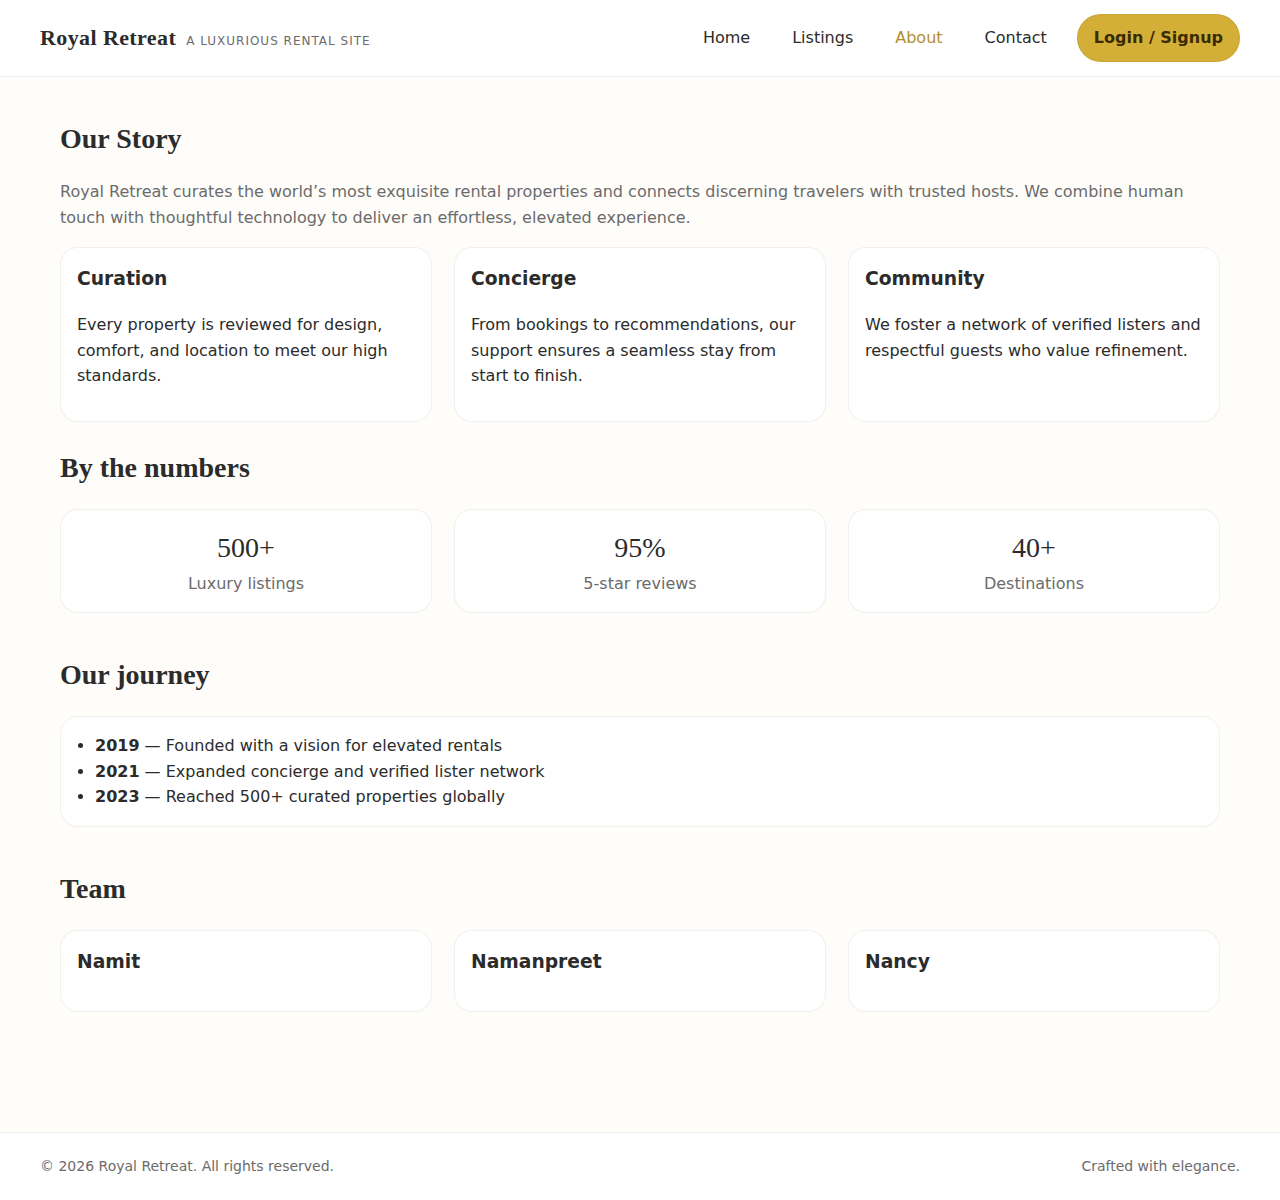
<file: about.html>
<!DOCTYPE html>
<html lang="en">
  <head>
    <meta charset="UTF-8" />
    <meta name="viewport" content="width=device-width, initial-scale=1.0" />
    <title>About Us • Royal Retreat</title>
    <link rel="stylesheet" href="styles.css" />
  </head>
  <body>
    <header class="navbar">
      <div class="container nav-inner">
        <div class="nav-left">
          <a href="index.html" class="brand" aria-label="Royal Retreat Home">
            <span class="brand-title">Royal Retreat</span>
            <span class="brand-sub">A Luxurious Rental Site</span>
          </a>
          <button class="nav-toggle" aria-label="Menu" aria-expanded="false">
            <span></span>
          </button>
        </div>
        <nav class="nav-links" aria-label="Primary">
          <a class="nav-link" href="index.html">Home</a>
          <a class="nav-link" href="listings.html">Listings</a>
          <a class="nav-link" href="about.html">About</a>
          <a class="nav-link" href="contact.html">Contact</a>
          <a class="nav-link nav-cta" href="auth.html">Login / Signup</a>
        </nav>
      </div>
    </header>

    <main class="section">
      <div class="container">
        <h1 class="section-title">Our Story</h1>
        <p class="muted">
          Royal Retreat curates the world’s most exquisite rental properties and
          connects discerning travelers with trusted hosts. We combine human
          touch with thoughtful technology to deliver an effortless, elevated
          experience.
        </p>
        <div class="grid" style="margin-top: 16px">
          <div class="card" style="padding: 16px">
            <h3 style="margin-top: 0">Curation</h3>
            <p>
              Every property is reviewed for design, comfort, and location to
              meet our high standards.
            </p>
          </div>
          <div class="card" style="padding: 16px">
            <h3 style="margin-top: 0">Concierge</h3>
            <p>
              From bookings to recommendations, our support ensures a seamless
              stay from start to finish.
            </p>
          </div>
          <div class="card" style="padding: 16px">
            <h3 style="margin-top: 0">Community</h3>
            <p>
              We foster a network of verified listers and respectful guests who
              value refinement.
            </p>
          </div>
        </div>

        <section class="section" style="padding-top: 24px">
          <h2 class="section-title">By the numbers</h2>
          <div class="grid">
            <div class="card" style="padding: 16px; text-align: center">
              <div class="section-title" style="margin: 0">500+</div>
              <div class="muted">Luxury listings</div>
            </div>
            <div class="card" style="padding: 16px; text-align: center">
              <div class="section-title" style="margin: 0">95%</div>
              <div class="muted">5-star reviews</div>
            </div>
            <div class="card" style="padding: 16px; text-align: center">
              <div class="section-title" style="margin: 0">40+</div>
              <div class="muted">Destinations</div>
            </div>
          </div>
        </section>

        <section class="section" style="padding-top: 0">
          <h2 class="section-title">Our journey</h2>
          <div class="card" style="padding: 16px">
            <ul style="margin: 0; padding-left: 18px">
              <li>
                <strong>2019</strong> — Founded with a vision for elevated
                rentals
              </li>
              <li>
                <strong>2021</strong> — Expanded concierge and verified lister
                network
              </li>
              <li>
                <strong>2023</strong> — Reached 500+ curated properties globally
              </li>
            </ul>
          </div>
        </section>

        <section class="section" style="padding-top: 0">
          <h2 class="section-title">Team</h2>
          <div class="grid">
            <div class="card" style="padding: 16px">
              <h3 style="margin-top: 0">Namit</h3>
              <!-- <p class="muted">Founder & CEO</p>
              <p>
                Hospitality leader with a passion for design and guest
                experience.
              </p> -->
            </div>
            <div class="card" style="padding: 16px">
              <h3 style="margin-top: 0">Namanpreet</h3>
              <!-- <p class="muted">Head of Curation</p>
              <p>
                Architect turned curator, ensuring our portfolio meets exacting
                standards.
              </p> -->
            </div>
            <div class="card" style="padding: 16px">
              <h3 style="margin-top: 0">Nancy</h3>
              <!-- <p class="muted">Guest Services Lead</p>
              <p>
                Obsessed with details, elevating every step of your journey.
              </p> -->
            </div>
          </div>
        </section>
      </div>
    </main>

    <footer class="footer">
      <div class="container footer-inner">
        <div>© <span id="year"></span> Royal Retreat. All rights reserved.</div>
        <div>Crafted with elegance.</div>
      </div>
    </footer>

    <script src="script.js"></script>
    <script>
      document.getElementById("year").textContent = new Date().getFullYear();
    </script>
  </body>
</html>
</file>
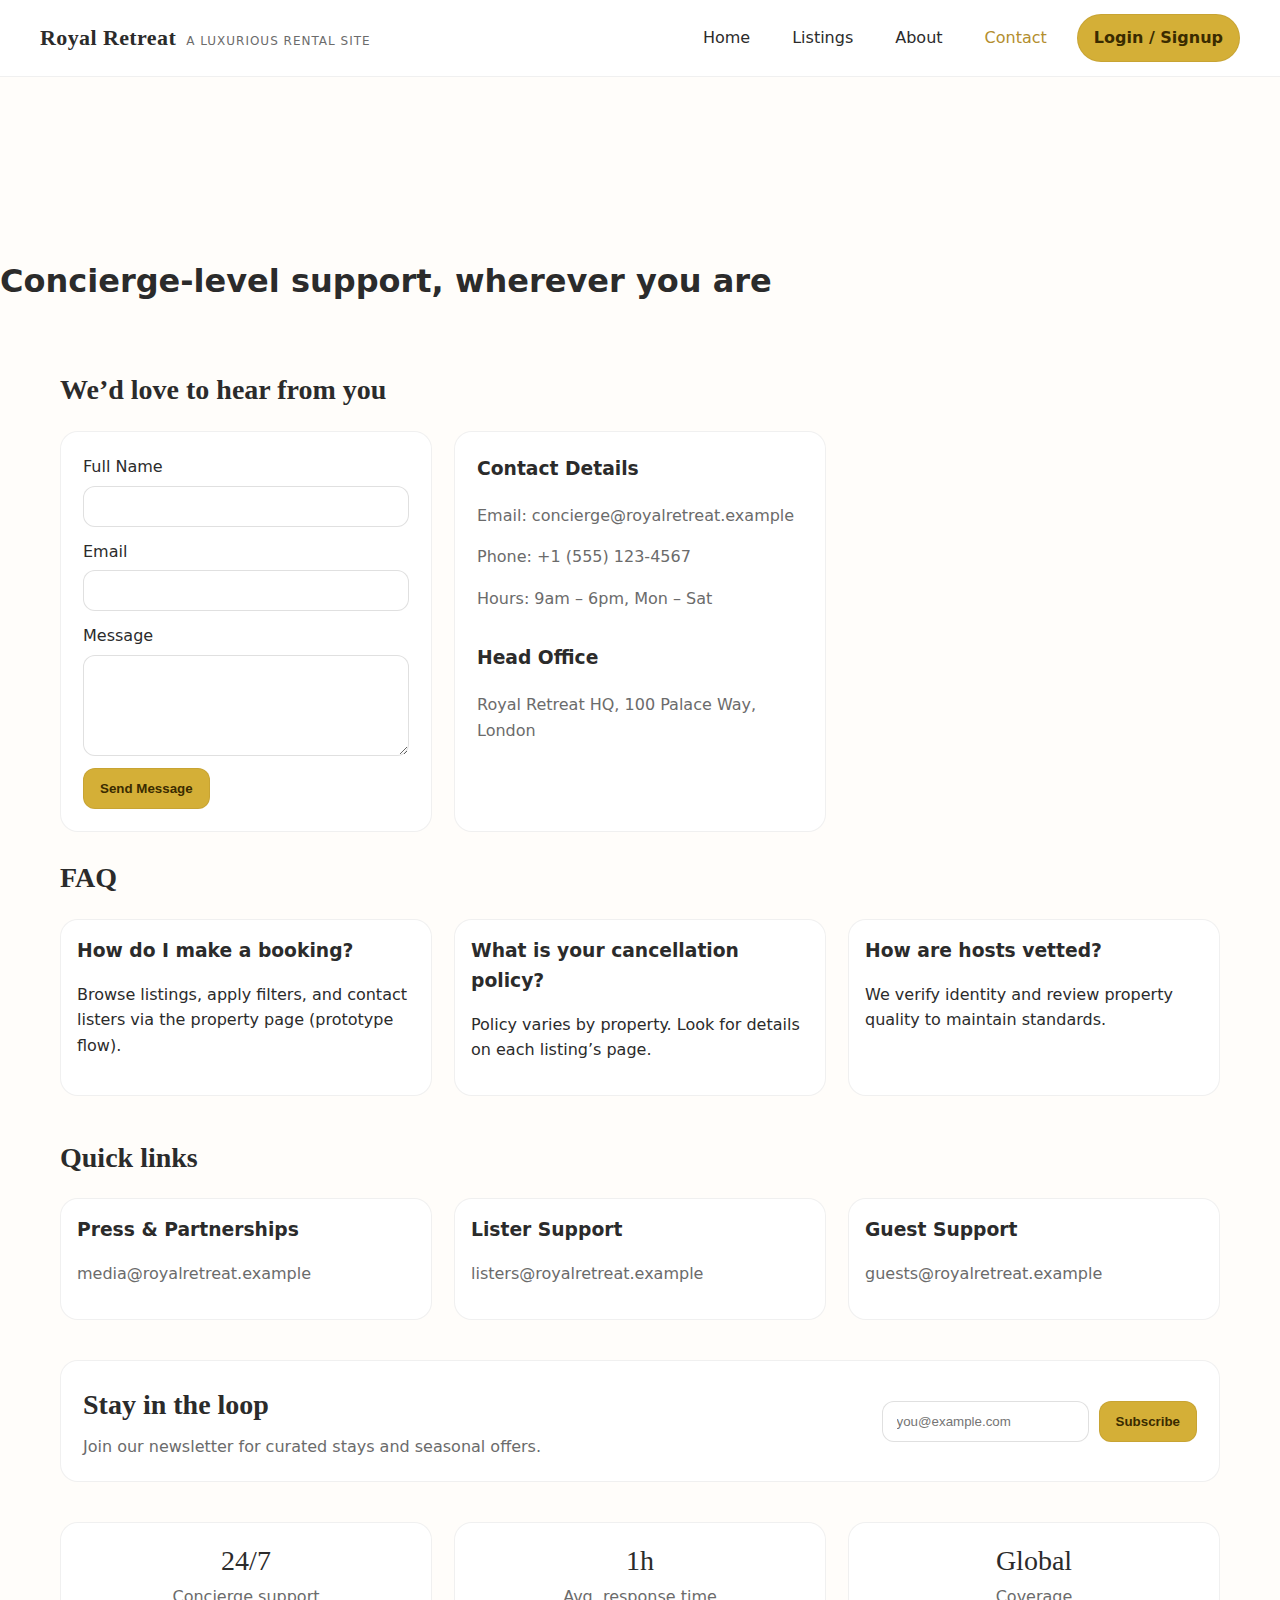
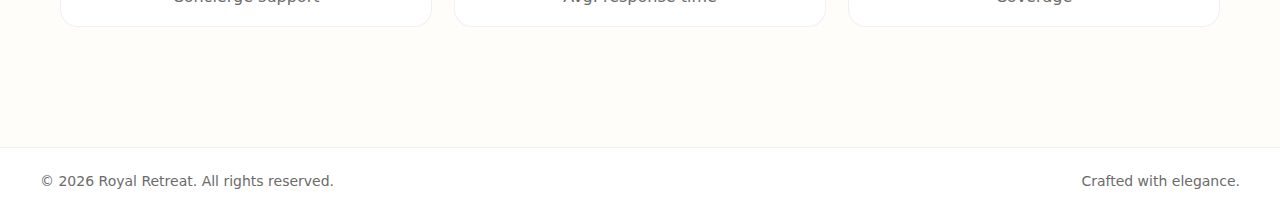
<file: contact.html>
<!DOCTYPE html>
<html lang="en">
  <head>
    <meta charset="UTF-8" />
    <meta name="viewport" content="width=device-width, initial-scale=1.0" />
    <title>Contact Us • Royal Retreat</title>
    <link rel="stylesheet" href="styles.css" />
  </head>
  <body>
    <header class="navbar">
      <div class="container nav-inner">
        <a href="index.html" class="brand" aria-label="Royal Retreat Home">
          <span class="brand-title">Royal Retreat</span>
          <span class="brand-sub">A Luxurious Rental Site</span>
        </a>
        <nav class="nav-links" aria-label="Primary">
          <a class="nav-link" href="index.html">Home</a>
          <a class="nav-link" href="listings.html">Listings</a>
          <a class="nav-link" href="about.html">About</a>
          <a class="nav-link" href="contact.html">Contact</a>
          <a class="nav-link nav-cta" href="auth.html">Login / Signup</a>
        </nav>
      </div>
    </header>

    <main>
      <section class="video-hero">
        <div class="video-wrap">
          <video
            autoplay
            muted
            loop
            playsinline
            poster="https://images.unsplash.com/photo-1505691723518-36a5ac3b2d52?q=80&w=1600&auto=format&fit=crop"
          >
            <source
              src="https://cdn.coverr.co/videos/coverr-luxury-hotel-lobby-7845/1080p.mp4"
              type="video/mp4"
            />
          </video>
          <div class="overlay"></div>
          <div class="headline">
            <h1>Concierge-level support, wherever you are</h1>
          </div>
        </div>
      </section>
      <section class="section">
        <div class="container">
          <h1 class="section-title">We’d love to hear from you</h1>
          <div class="grid">
            <section class="form-card">
              <form id="contact-form">
                <div class="field">
                  <label class="label">Full Name</label>
                  <input type="text" class="input" required />
                </div>
                <div class="field">
                  <label class="label">Email</label>
                  <input type="email" class="input" required />
                </div>
                <div class="field">
                  <label class="label">Message</label>
                  <textarea class="input" rows="5" required></textarea>
                </div>
                <button class="btn" type="submit">Send Message</button>
              </form>
            </section>
            <section class="form-card">
              <h3 style="margin-top: 0">Contact Details</h3>
              <p class="muted">Email: concierge@royalretreat.example</p>
              <p class="muted">Phone: +1 (555) 123-4567</p>
              <p class="muted">Hours: 9am – 6pm, Mon – Sat</p>
              <div class="spacer"></div>
              <h3 style="margin-top: 0">Head Office</h3>
              <p class="muted">Royal Retreat HQ, 100 Palace Way, London</p>
            </section>
          </div>

          <section class="section" style="padding-top: 24px">
            <h2 class="section-title">FAQ</h2>
            <div class="grid">
              <div class="card" style="padding: 16px">
                <h3 style="margin: 0 0 6px 0">How do I make a booking?</h3>
                <p>
                  Browse listings, apply filters, and contact listers via the
                  property page (prototype flow).
                </p>
              </div>
              <div class="card" style="padding: 16px">
                <h3 style="margin: 0 0 6px 0">
                  What is your cancellation policy?
                </h3>
                <p>
                  Policy varies by property. Look for details on each listing’s
                  page.
                </p>
              </div>
              <div class="card" style="padding: 16px">
                <h3 style="margin: 0 0 6px 0">How are hosts vetted?</h3>
                <p>
                  We verify identity and review property quality to maintain
                  standards.
                </p>
              </div>
            </div>
          </section>

          <section class="section" style="padding-top: 0">
            <h2 class="section-title">Quick links</h2>
            <div class="grid">
              <div class="card" style="padding: 16px">
                <h3 style="margin: 0 0 6px 0">Press & Partnerships</h3>
                <p class="muted">media@royalretreat.example</p>
              </div>
              <div class="card" style="padding: 16px">
                <h3 style="margin: 0 0 6px 0">Lister Support</h3>
                <p class="muted">listers@royalretreat.example</p>
              </div>
              <div class="card" style="padding: 16px">
                <h3 style="margin: 0 0 6px 0">Guest Support</h3>
                <p class="muted">guests@royalretreat.example</p>
              </div>
            </div>
          </section>

          <section class="section" style="padding-top: 0">
            <div class="cta">
              <div>
                <h2 class="section-title" style="margin: 0">
                  Stay in the loop
                </h2>
                <p class="muted" style="margin: 6px 0 0 0">
                  Join our newsletter for curated stays and seasonal offers.
                </p>
              </div>
              <form id="newsletter-form" style="display: flex; gap: 10px">
                <input
                  type="email"
                  class="input"
                  placeholder="you@example.com"
                  required
                />
                <button class="btn" type="submit">Subscribe</button>
              </form>
            </div>
          </section>
          <section class="section" style="padding-top: 0">
            <div class="grid">
              <div class="card" style="padding: 16px; text-align: center">
                <div class="section-title" style="margin: 0">24/7</div>
                <div class="muted">Concierge support</div>
              </div>
              <div class="card" style="padding: 16px; text-align: center">
                <div class="section-title" style="margin: 0">1h</div>
                <div class="muted">Avg. response time</div>
              </div>
              <div class="card" style="padding: 16px; text-align: center">
                <div class="section-title" style="margin: 0">Global</div>
                <div class="muted">Coverage</div>
              </div>
            </div>
          </section>
        </div>
      </section>
    </main>

    <footer class="footer">
      <div class="container footer-inner">
        <div>© <span id="year"></span> Royal Retreat. All rights reserved.</div>
        <div>Crafted with elegance.</div>
      </div>
    </footer>

    <script src="script.js"></script>
    <script>
      document.getElementById("year").textContent = new Date().getFullYear();
      document
        .getElementById("contact-form")
        .addEventListener("submit", function (e) {
          e.preventDefault();
          alert("Thank you! We will get back to you shortly.");
          this.reset();
        });
      document
        .getElementById("newsletter-form")
        ?.addEventListener("submit", function (e) {
          e.preventDefault();
          alert("Subscribed! Look out for our next issue.");
          this.reset();
        });
    </script>
  </body>
</html>
</file>
<file: styles.css>
/* Simplified CSS: removed external font import, heavy effects, and all video-related styles */

:root {
  --color-bg: #fffdfa;
  --color-surface: #ffffff;
  --color-text: #2b2b2b;
  --color-muted: #6b6b6b;
  --color-gold: #d4af37; /* metallic gold */
  --color-gold-dark: #b38e2e;
  --color-beige: #f3eee6;
  --shadow-elev-1: none;
  --shadow-elev-2: none;
  --radius-lg: 16px;
  --radius-md: 12px;
  --radius-sm: 10px;
  --max-width: 1200px;
}

* { box-sizing: border-box; }
html, body { height: 100%; }
body {
  margin: 0;
  background: var(--color-bg);
  color: var(--color-text);
  font-family: system-ui, -apple-system, Segoe UI, Roboto, Arial, sans-serif;
  line-height: 1.6;
}

img { max-width: 100%; display: block; }
a { color: inherit; text-decoration: none; }

.container { width: 100%; max-width: var(--max-width); margin: 0 auto; padding: 0 20px; }

/* Navbar */
.navbar {
  position: sticky;
  top: 0;
  z-index: 50;
  background: #ffffff;
  border-bottom: 1px solid rgba(0,0,0,0.06);
}
.nav-inner { display: flex; align-items: center; justify-content: space-between; padding: 14px 0; }
.nav-left { display: flex; align-items: center; gap: 12px; }
.brand { display: flex; align-items: baseline; gap: 10px; }
.brand-title { font-family: 'Playfair Display', serif; font-weight: 700; font-size: 22px; letter-spacing: 0.4px; }
.brand-sub { font-size: 12px; color: var(--color-muted); letter-spacing: 1px; text-transform: uppercase; }

.nav-links { display: flex; gap: 18px; align-items: center; }
.nav-link { padding: 8px 12px; border-radius: var(--radius-sm); transition: background 200ms ease, color 200ms ease, transform 200ms ease; }
.nav-link:hover { background: var(--color-beige); transform: translateY(-1px); }
.nav-cta { color: #3a2b00; background: var(--color-gold); padding: 10px 16px; border-radius: 999px; border: 1px solid rgba(179,142,46,0.35); font-weight: 600; }
.nav-toggle { display: none; width: 40px; height: 40px; border-radius: 10px; border: 1px solid rgba(0,0,0,0.12); background: #fff; align-items: center; justify-content: center; }
.nav-toggle span { display: block; width: 18px; height: 2px; background: #444; position: relative; }
.nav-toggle span::before, .nav-toggle span::after { content: ""; position: absolute; left: 0; width: 18px; height: 2px; background: #444; }
.nav-toggle span::before { top: -6px; }
.nav-toggle span::after { top: 6px; }

/* Hero */
.hero { padding: 64px 0 32px; }
.hero-card { background: var(--color-surface); border: 1px solid rgba(0,0,0,0.06); border-radius: 28px; padding: 40px; }
.hero h1 { font-family: 'Playfair Display', serif; font-size: 44px; line-height: 1.2; margin: 0 0 10px; }
.hero p { color: var(--color-muted); margin: 0 0 24px; }

.search-grid { display: grid; grid-template-columns: repeat(5, 1fr); gap: 14px; }
.input, .select { width: 100%; padding: 12px 14px; border-radius: var(--radius-md); border: 1px solid rgba(0,0,0,0.12); background: #fff; outline: none; transition: box-shadow 200ms ease, border 200ms ease; }
.input:focus, .select:focus { border-color: var(--color-gold); box-shadow: 0 0 0 4px rgba(200,167,90,0.15); }
.btn { padding: 12px 16px; border: 0; border-radius: var(--radius-md); background: var(--color-gold); color: #3a2b00; font-weight: 600; cursor: pointer; border: 1px solid rgba(179, 142, 46, 0.35); transition: transform 160ms ease, filter 160ms ease; }
.btn:hover { transform: translateY(-1px); filter: brightness(0.97); }
.btn-ghost { background: transparent; color: var(--color-text); border: 1px solid rgba(0,0,0,0.12); }
.btn-ghost:hover { background: var(--color-beige); }

/* Sections */
.section { padding: 40px 0; }
.section-title { font-family: 'Playfair Display', serif; font-size: 28px; margin: 0 0 18px; }
.muted { color: var(--color-muted); }

/* Cards */
.grid { display: grid; grid-template-columns: repeat(3, 1fr); gap: 22px; }
.card {
  background: var(--color-surface);
  border: 1px solid rgba(0,0,0,0.06);
  border-radius: 18px;
  overflow: hidden;
  transition: transform 220ms ease;
}
.card:hover { transform: translateY(-4px); }
.card-img { height: 200px; object-fit: cover; width: 100%; }
.card-body { padding: 16px; }
.price { color: var(--color-gold-dark); font-weight: 600; }
.pill { display: inline-block; padding: 6px 10px; background: var(--color-beige); border-radius: 999px; font-size: 12px; color: #624d1e; }

/* Forms */
.tabs { display: flex; gap: 10px; margin-bottom: 16px; border-bottom: 1px solid rgba(0,0,0,0.08); padding-bottom: 8px; }
.tab-btn { padding: 10px 14px; border-radius: var(--radius-sm); background: transparent; border: 1px solid transparent; cursor: pointer; }
.tab-btn.active { border-color: var(--color-gold); color: var(--color-gold-dark); background: #fff; box-shadow: 0 0 0 3px rgba(200,167,90,0.12); }
.auth-grid { display: grid; grid-template-columns: repeat(2, 1fr); gap: 22px; }
.form-card { background: var(--color-surface); border: 1px solid rgba(0,0,0,0.06); border-radius: 18px; padding: 22px; box-shadow: var(--shadow-elev-1); }
.field { display: grid; gap: 6px; margin-bottom: 12px; }
.label { font-weight: 500; }
.error { color: #b3261e; font-size: 12px; min-height: 16px; }

/* Auth split layout */
.auth-split { display: grid; grid-template-columns: 1.15fr 1fr; gap: 22px; align-items: stretch; }
.auth-pane { background: #fff; border: 1px solid rgba(0,0,0,0.06); border-radius: 22px; padding: 24px; }
.auth-pane .input { border-radius: 999px; padding: 14px 16px; }
.auth-pane .btn { border-radius: 999px; width: 100%; }
.auth-social { display: grid; grid-template-columns: repeat(2, 1fr); gap: 10px; margin-top: 8px; }
.auth-social .btn-ghost { border-radius: 999px; padding: 12px 16px; text-align: center; }
.auth-visual { position: relative; border-radius: 22px; overflow: hidden; border: 1px solid rgba(0,0,0,0.06); }
.auth-visual { min-height: 420px; }
.auth-visual img { width: 100%; height: 100%; object-fit: cover; display: block; }
.auth-visual .overlay { position: absolute; inset: 0; background: rgba(255,255,255,0.5); }
.auth-visual .chip { position: absolute; right: 16px; top: 16px; background: #fff; border: 1px solid rgba(0,0,0,0.06); border-radius: 12px; padding: 8px 12px; box-shadow: var(--shadow-elev-1); color: var(--color-muted); }
.marquee { overflow: hidden; position: relative; }
.marquee-track { display: flex; gap: 16px; width: max-content; animation: marquee 28s linear infinite; }
@keyframes marquee {
  0% { transform: translateX(0); }
  100% { transform: translateX(-50%); }
}

/* Footer */
.footer { margin-top: 40px; border-top: 1px solid rgba(0,0,0,0.06); background: #fff; }
.footer-inner { display: flex; align-items: center; justify-content: space-between; padding: 22px 0; color: var(--color-muted); font-size: 14px; }

/* Utilities */
.hide { display: none !important; }
.spacer { height: 16px; }

/* Landing additions */
.gallery-grid { display: grid; grid-template-columns: repeat(3, 1fr); gap: 12px; }
.gallery-img { width: 100%; height: 180px; object-fit: cover; border-radius: 14px; transition: transform 200ms ease; }
.gallery-img:hover { transform: translateY(-3px); }
.testimonial p { margin: 0 0 8px 0; font-style: italic; }
.cta { display: flex; align-items: center; justify-content: space-between; gap: 16px; background: var(--color-surface); border: 1px solid rgba(0,0,0,0.06); padding: 22px; border-radius: 18px; }

/* Removed video hero styles */

/* Responsive */
@media (max-width: 1024px) {
  .grid { grid-template-columns: repeat(2, 1fr); }
  .search-grid { grid-template-columns: repeat(3, 1fr); }
  .gallery-grid { grid-template-columns: repeat(2, 1fr); }
}
@media (max-width: 640px) {
  .nav-inner { flex-direction: row; gap: 10px; align-items: center; }
  .nav-left { flex: 1; }
  .nav-toggle { display: inline-flex; }
  .nav-links { position: absolute; left: 0; right: 0; top: 60px; display: none; flex-direction: column; background: rgba(255,255,255,0.98); border-bottom: 1px solid rgba(0,0,0,0.06); padding: 10px 16px; gap: 10px; }
  .nav-links.open { display: flex; }
  .grid { grid-template-columns: 1fr; }
  .auth-grid { grid-template-columns: 1fr; }
  .auth-split { grid-template-columns: 1fr; }
  .search-grid { grid-template-columns: 1fr; }
  .hero { padding-top: 40px; }
  .hero h1 { font-size: 32px; }
  .gallery-grid { grid-template-columns: 1fr; }
  .cta { flex-direction: column; align-items: flex-start; }
  .auth-pane { padding: 18px; }
  .auth-visual { min-height: 300px; }
}


/* Inquiry Modal */
.modal-backdrop { position: fixed; inset: 0; background: rgba(0,0,0,0.35); display: none; align-items: center; justify-content: center; padding: 16px; z-index: 100; }
.modal-backdrop.open { display: flex; }
.modal { background: #fff; width: 100%; max-width: 520px; border: 1px solid rgba(0,0,0,0.08); border-radius: 16px; }
.modal-header { padding: 16px; border-bottom: 1px solid rgba(0,0,0,0.06); display: flex; align-items: center; justify-content: space-between; }
.modal-title { margin: 0; font-size: 18px; }
.modal-close { background: transparent; border: 0; font-size: 22px; line-height: 1; cursor: pointer; padding: 4px 8px; }
.modal-body { padding: 16px; }
.modal-actions { padding: 16px; border-top: 1px solid rgba(0,0,0,0.06); display: flex; gap: 10px; justify-content: flex-end; }
</file>
